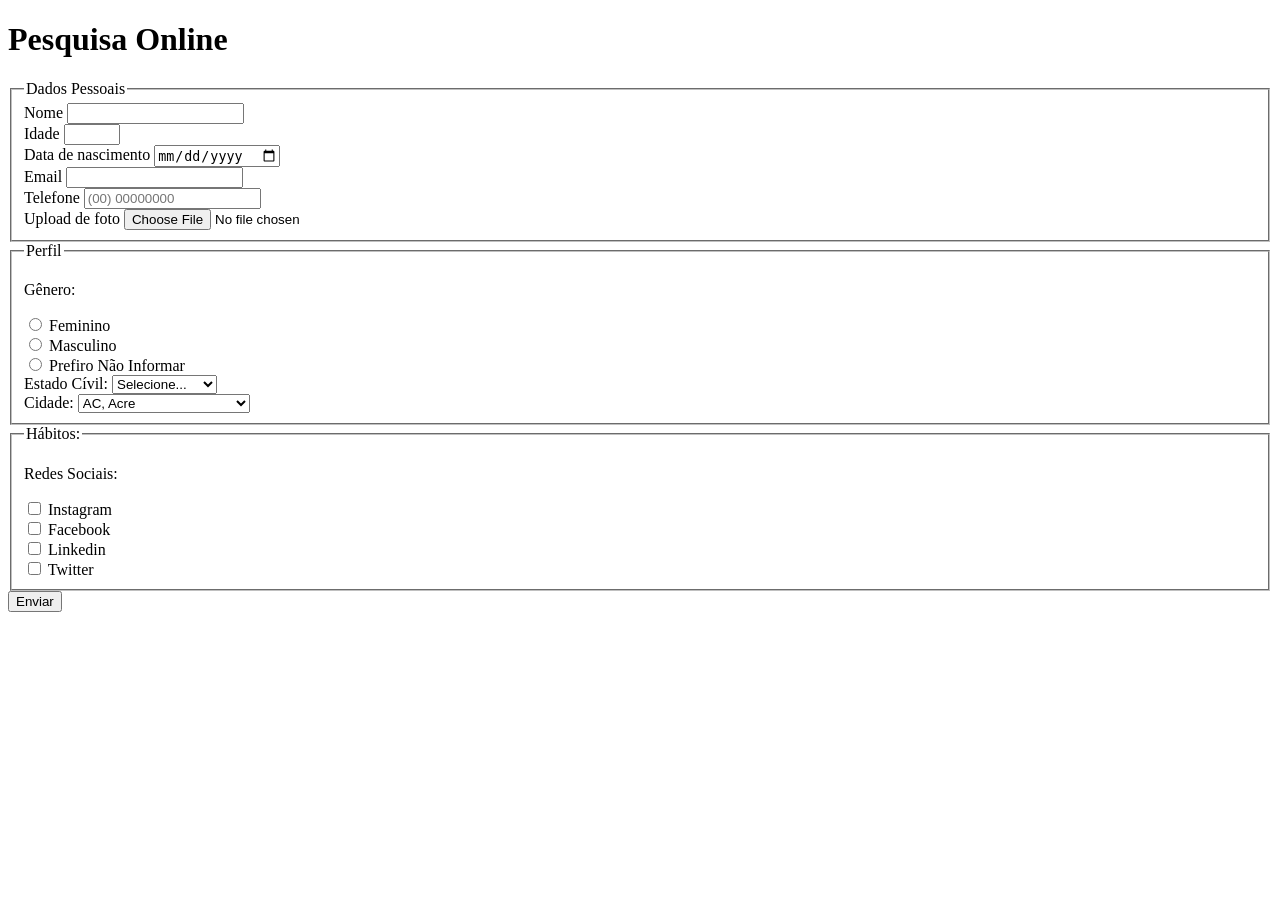
<file: Culturama_-main/index.html>
<!DOCTYPE html>
<html lang="pr-BR">
<head>
    <meta charset="UTF-8">
    <meta name="viewport" content="width=device-width, initial-scale=1.0">
    <title>Pesquisa Culturama</title>
</head>
<body>
    <header>
        <h1>Pesquisa Online</h1>
    </header>

    <section>
        <form action="" method="get">
             <fieldset>    
                <legend>Dados Pessoais</legend>

                <label for="userName">Nome</label>
                <input id="userName" type="text" name="userName" required><br>

                <label for="age">Idade</label>
                <input id="age" type="number" name="age" min="12" max="100" required><br>

                <label for="birthDate">Data de nascimento</label>
                <input type="date" name="birthDate"><br>

                <label for="userEmail">Email</label>
                <input type="email" name="userEmail" required><br>

                <label for="userNumberPhone">Telefone</label>
                <input type="tel" name="userNumberPhone" pattern="[0-9]{11}" placeholder="(00) 00000000"><br>

                <label for="userimage">Upload de foto</label>
                <input type="file" accept="image/*" name="userimage"><br>
            </fieldset>

            <fieldset>
                <legend>Perfil</legend>
                 
                <p>Gênero:</p>
                <input type="radio" name="userGender" value="feminino">
                <label for="userGender">Feminino</label><br>
                <input type="radio" name="userGender" value="masculino">
                <label for="userGender">Masculino</label><br>
                <input type="radio" name="userGender" value="not_informed">
                <label for="userGender">Prefiro Não Informar</label><br>
               
                <label for="marialstatus">Estado Cívil:</label>
                <select name="marialstatus">
                    <option value="notinformed">Selecione...</option>
                    <option value="casado">Casado</option>
                    <option value="soteiro">Solteiro</option>
                    <option value="divorciado">Divorciado</option>
                    <option value="casado">União Estável</option>
                </select><br>

                <label for="cidade">Cidade:</label>
                <select name="cidade" id="">
                <option value="acre">AC, Acre</option>    
                <option value="alagoas">AL, Alagoas</option>    
                <option value="amapa">AP, Amapá</option>    
                <option value="amazonas">AM, Amazonas</option>    
                <option value="bahia">BA, Bahia</option>    
                <option value="ceara">CE, Ceará</option>    
                <option value="distritoFederal">DF, Distrito Federal</option>    
                <option value="espiritoSanto">ES, Espirito Santo</option>    
                <option value="goias">GO, Goiás</option>    
                <option value="maranhao">MA, Maranhão</option>    
                <option value="matoGrossodoSul">MS, Mato Grosso do Sul</option>    
                <option value="matoGrosso">MT, Mato Grosso</option>    
                <option value="minasGerais">MG, Minas Gerais</option>    
                <option value="para">PA, Pará</option>    
                <option value="paraiba">PB, Paraíba</option>    
                <option value="parana">PR, Paraná</option>    
                <option value="pernambuco">PE, Pernambuco</option>    
                <option value="piaui">PI, Piauí</option>    
                <option value="riodeJaneiro">RJ, Rio de Janeiro</option>    
                <option value="rioGrandedoNorte">RN, Rio Grande do Norte</option>    
                <option value="rioGrandedoSul">RS, Rio Grande do Sul</option>    
                <option value="rondonia">RO, Rondônia</option>    
                <option value="roraima">RR, Roraima</option>    
                <option value="santaCatarina">SC, Santa Catarina</option>    
                <option value="saoPaulo">SP, São Paulo</option>    
                <option value="sergipe">SE, Sergipe</option>    
                <option value="tocantins">TO, Tocantins</option>    
                </select><br>
            </fieldset>

            <fieldset>
                <legend>Hábitos:</legend>
                <p>Redes Sociais:</p>
                <input type="checkbox" name="social" value="instagram">
                <label for="social">Instagram</label>
                <br>
                <input type="checkbox" name="social" value="facebook">
                <label for="social">Facebook</label>
                <br>
                <input type="checkbox" name="social" value="linkedin">
                <label for="social">Linkedin</label>
                <br>
                <input type="checkbox" name="social" value="Twitter">
                <label for="social">Twitter</label>
            </fieldset>

            <button type="submit">Enviar</button>
        </form>
    </section>
</body>
</html>
</file>
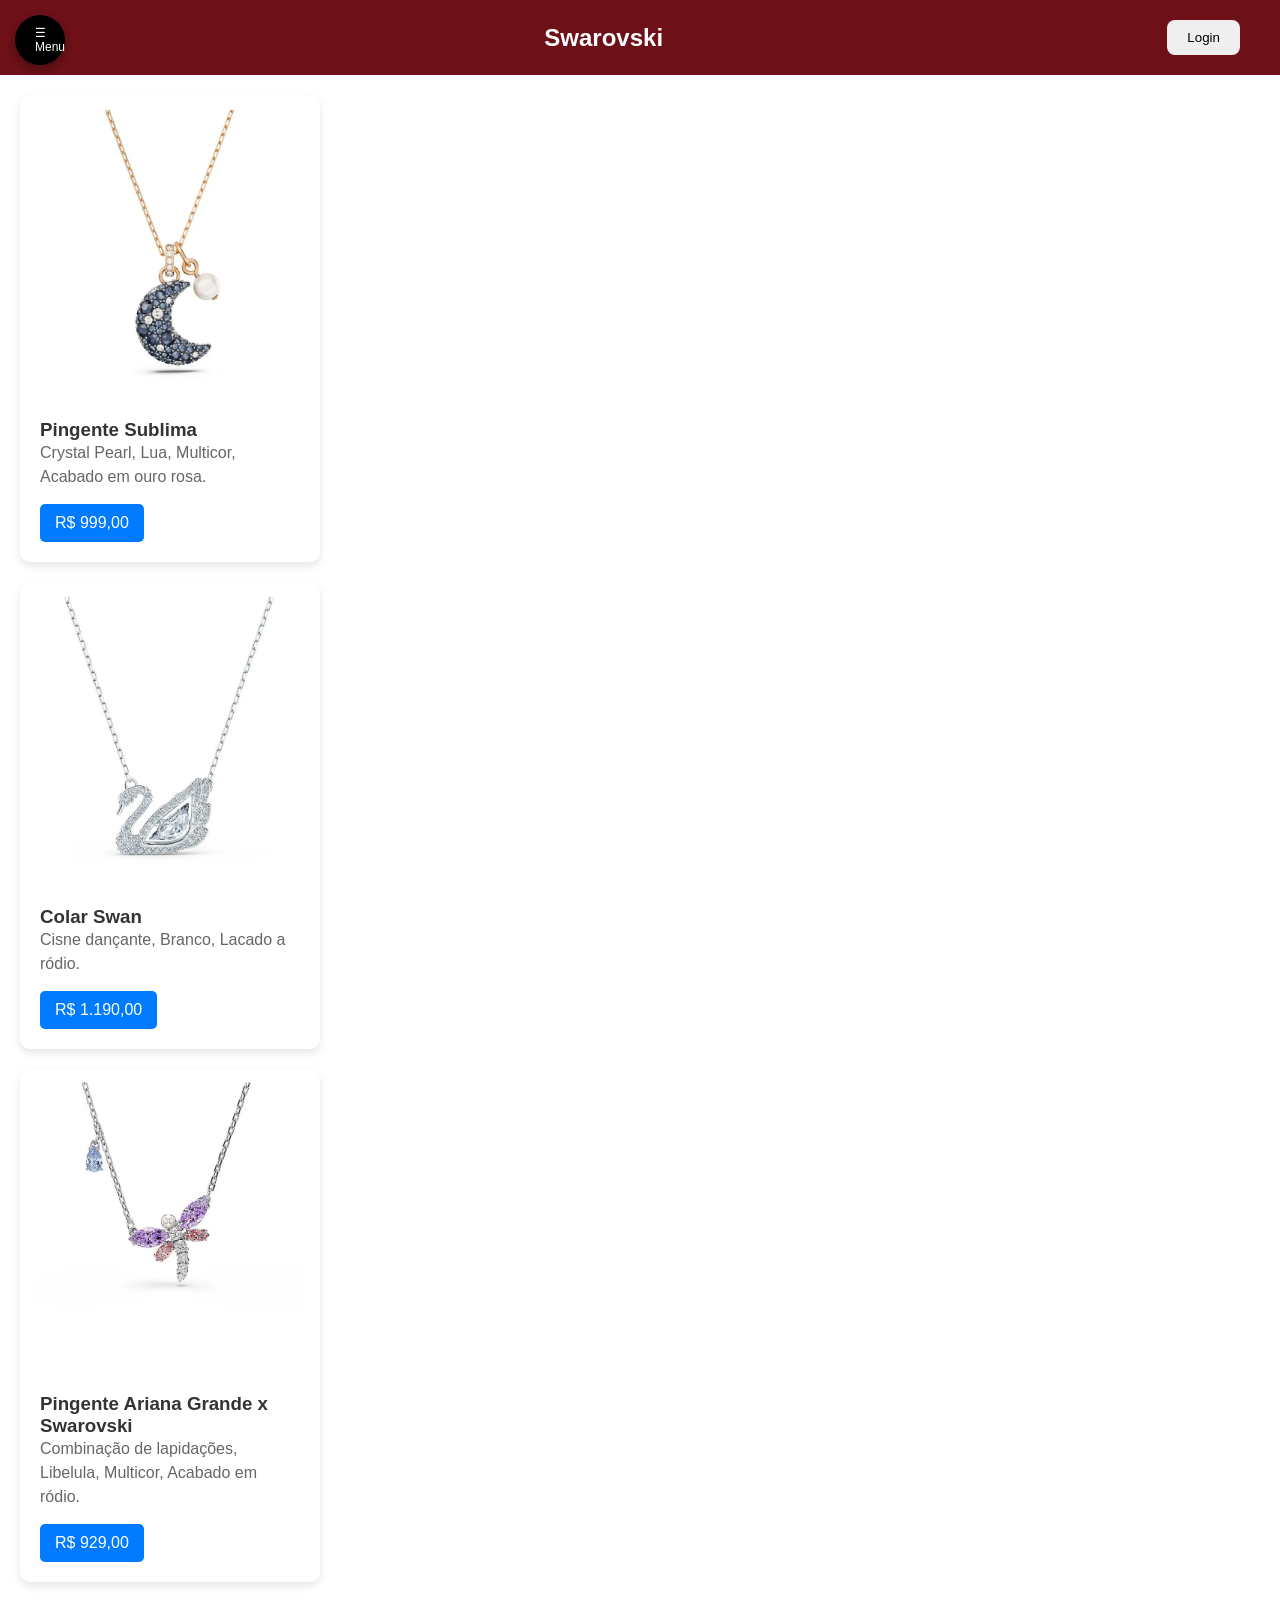
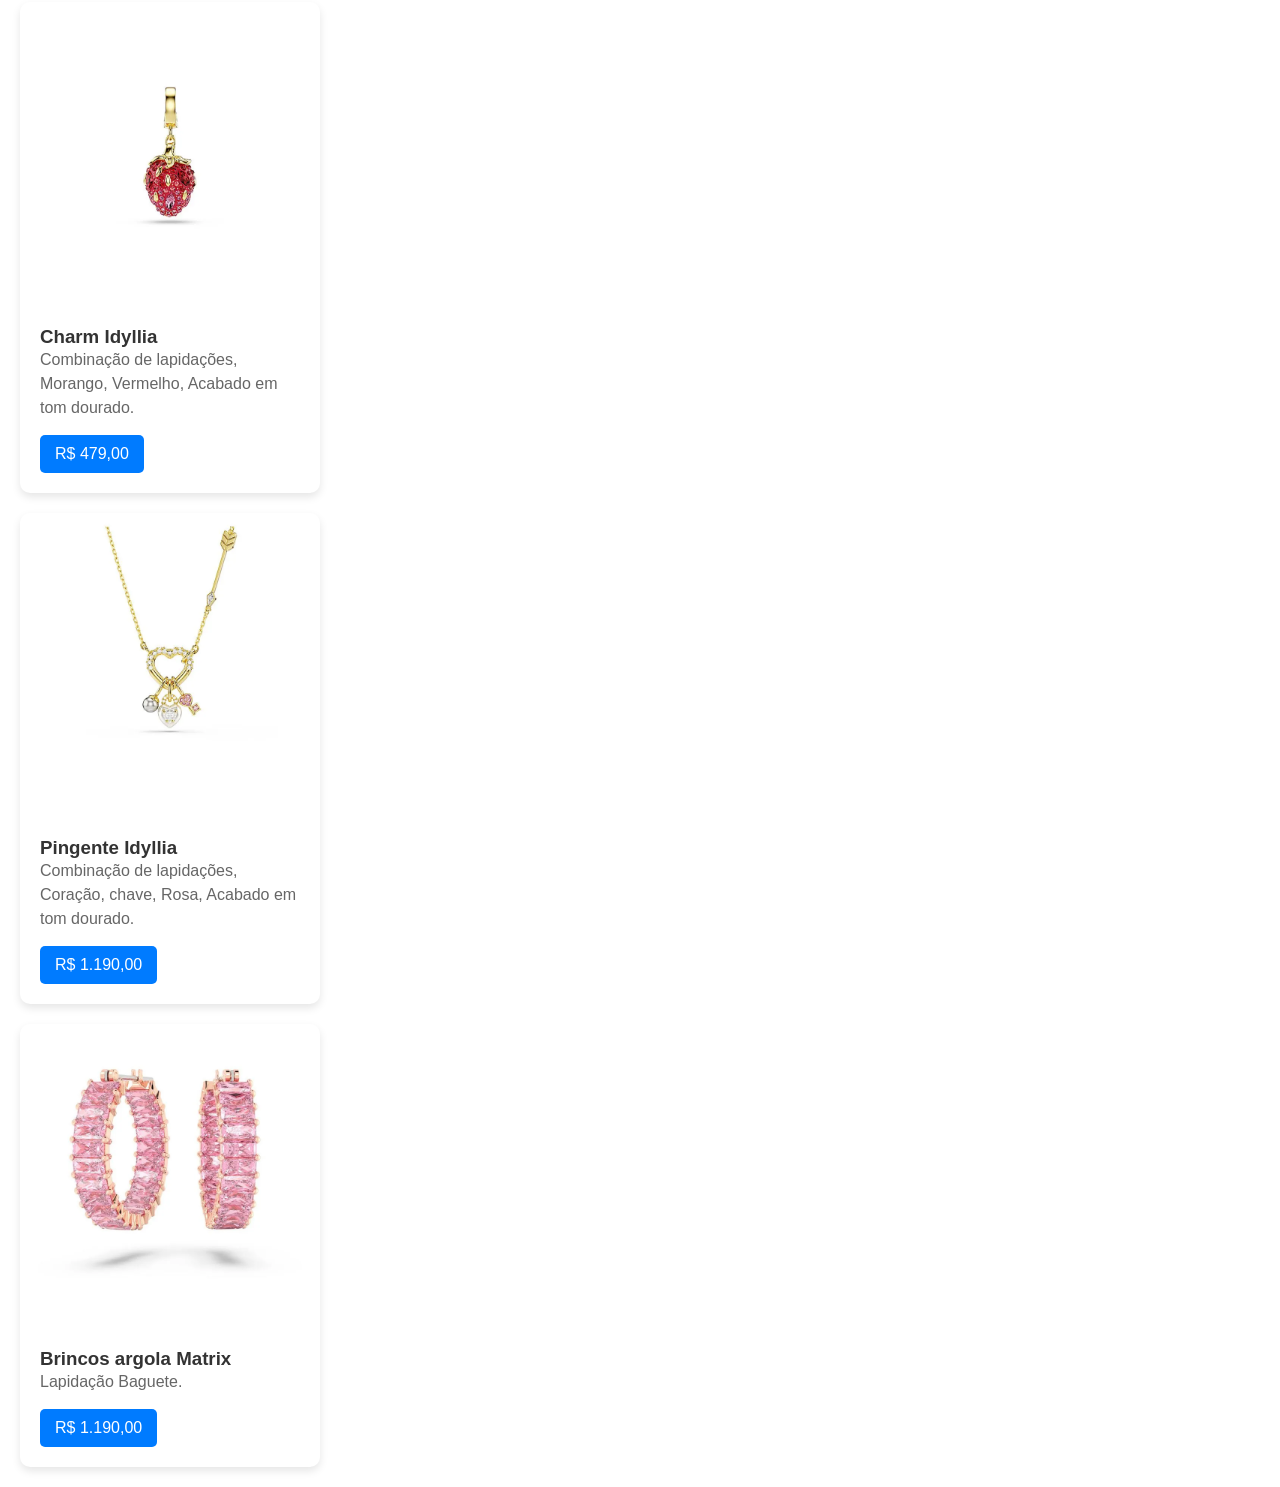
<file: Desafio_Site_01-06-26-main/index.html>
<!DOCTYPE html>
<html lang="en">
<head>
    <meta charset="UTF-8">
    <meta name="viewport" content="width=device-width, initial-scale=1.0">
    <title>Loja Oficial Swarovski</title>
    <link rel="stylesheet" href="style.css">
</head>
<body>
    <header>
        <div class="logo">
            <button onclick="abrirMenu()" id="menuuu">
                ☰ Menu
            </button>
            <div id="menu" class="sidebar">
                <a href="#">Dia dos Namorados:</a>
                <a href="#">Bijuteria</a>
                <a href="#">Relógios</a>
                <a href="#">Acessórios</a>
                <a href="#">Decorações</a>
                <a href="#">Presentes</a>
                <a href="#">Mundo de Swarovski</a>
                <a href="#">Outlet</a>

            </div>        </div>
        <nav>
            <h1 style="color: white; font-family:Verdana, Geneva, Tahoma, sans-serif;">Swarovski</h1>
        </nav>
        <button>Login</button>
    </header>


    <!-- Cards -->
    <div class="card">
        <img src="ps.png" alt="Descrição da imagem" class="card-image">
        <div class="card-content">
          <h3 class="card-title">Pingente Sublima</h3>
          <p class="card-text">Crystal Pearl, Lua, Multicor, Acabado em ouro rosa.</p>
          <a href="#" class="card-button">R$ 999,00</a>
        </div>
      </div>
    <div class="card">
        <img src="cs.png" alt="Descrição da imagem" class="card-image">
        <div class="card-content">
          <h3 class="card-title">Colar Swan</h3>
          <p class="card-text">Cisne dançante, Branco, Lacado a ródio.</p>
          <a href="#" class="card-button">R$ 1.190,00</a>
        </div>
    </div>
    <div class="card">
        <img src="pag.png" alt="Descrição da imagem" class="card-image">
        <div class="card-content">
          <h3 class="card-title">Pingente Ariana Grande x Swarovski</h3>
          <p class="card-text">Combinação de lapidações, Libelula, Multicor, Acabado em ródio.</p>
          <a href="#" class="card-button">R$ 929,00</a>
        </div>
      </div>
    <div class="card">
        <img src="ci.png" alt="Descrição da imagem" class="card-image">
        <div class="card-content">
          <h3 class="card-title">Charm Idyllia</h3>
          <p class="card-text">Combinação de lapidações, Morango, Vermelho, Acabado em tom dourado.</p>
          <a href="#" class="card-button">R$ 479,00</a>
        </div>
    </div>
    <div class="card">
        <img src="pii.png" alt="Descrição da imagem" class="card-image">
        <div class="card-content">
          <h3 class="card-title">Pingente Idyllia</h3>
          <p class="card-text">Combinação de lapidações, Coração, chave, Rosa, Acabado em tom dourado.</p>
          <a href="#" class="card-button">R$ 1.190,00</a>
        </div>
    </div>
    <div class="card">
        <img src="bam.png" alt="Descrição da imagem" class="card-image">
        <div class="card-content">
          <h3 class="card-title">Brincos argola Matrix</h3>
          <p class="card-text">Lapidação Baguete.</p>
          <a href="#" class="card-button">R$ 1.190,00</a>
        </div>
    </div>
      
      
    
    <script src="script.js"></script>
</body>
</html>
</file>
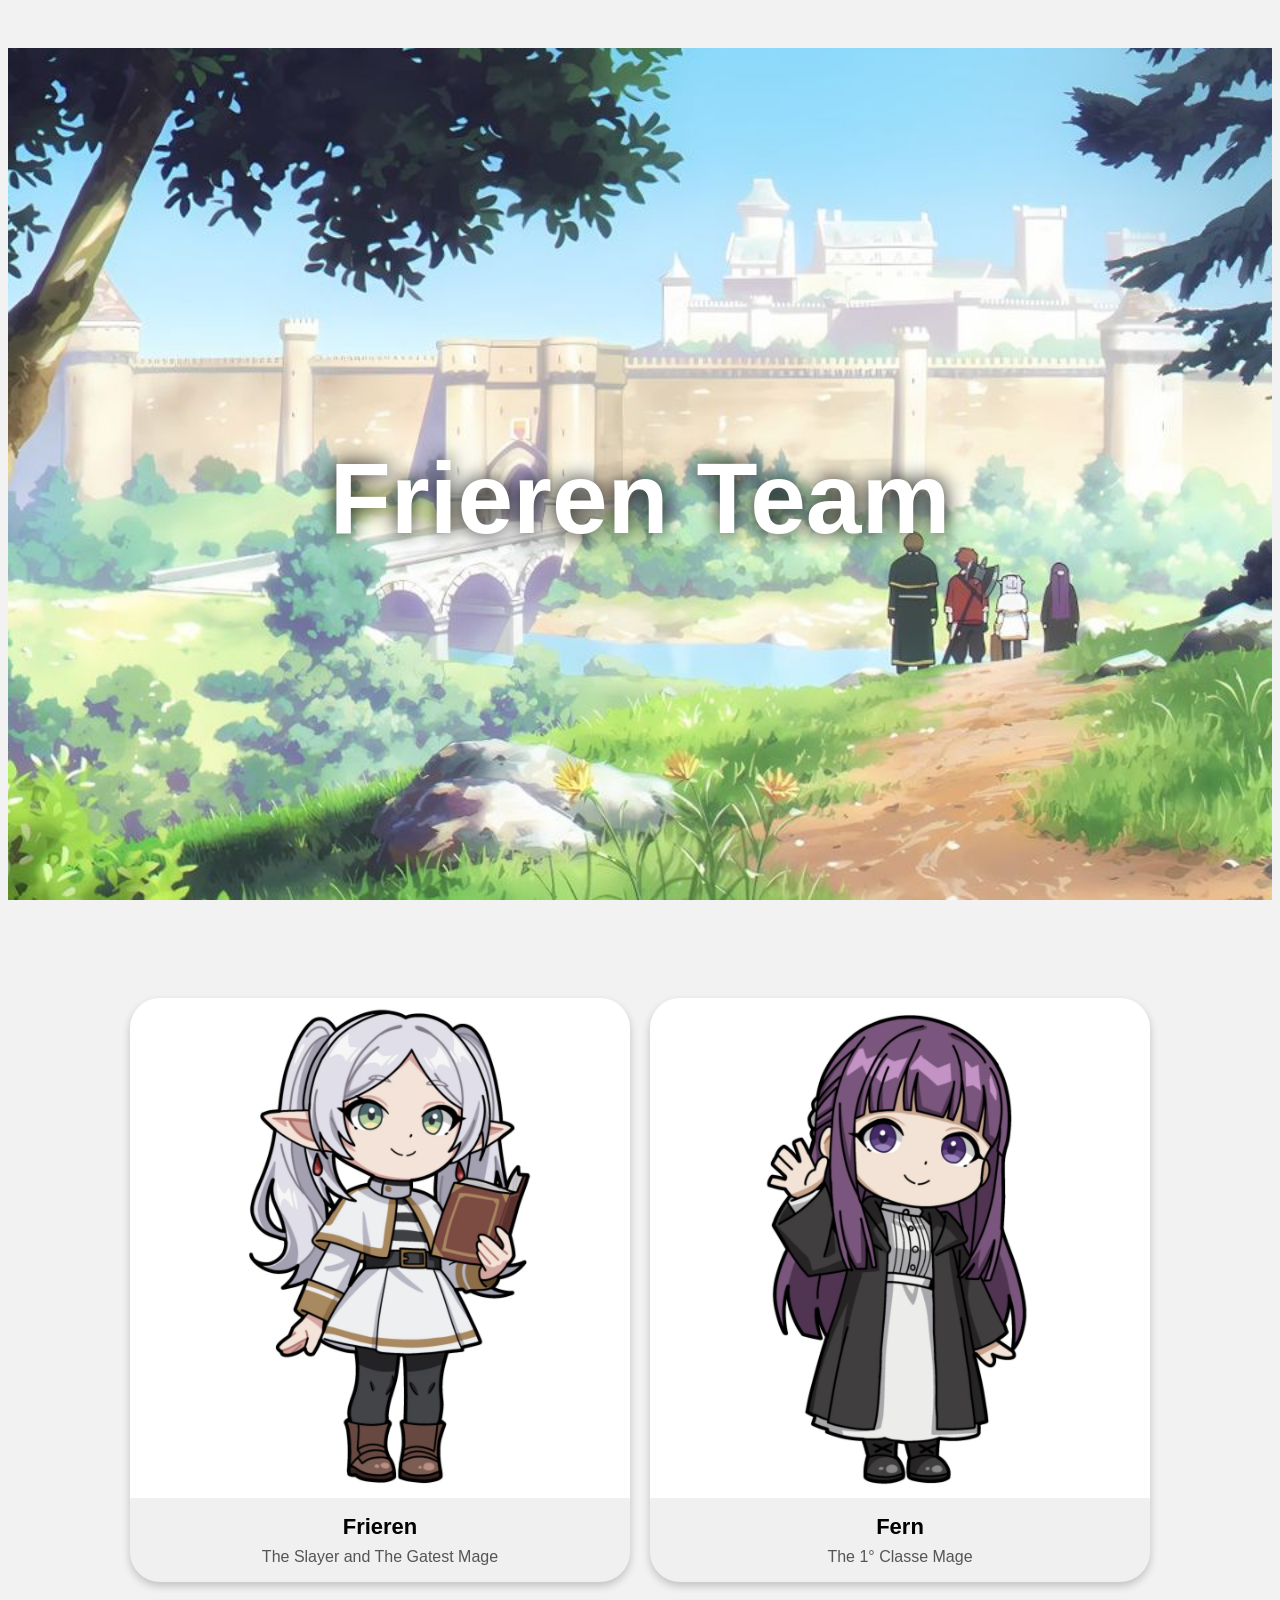
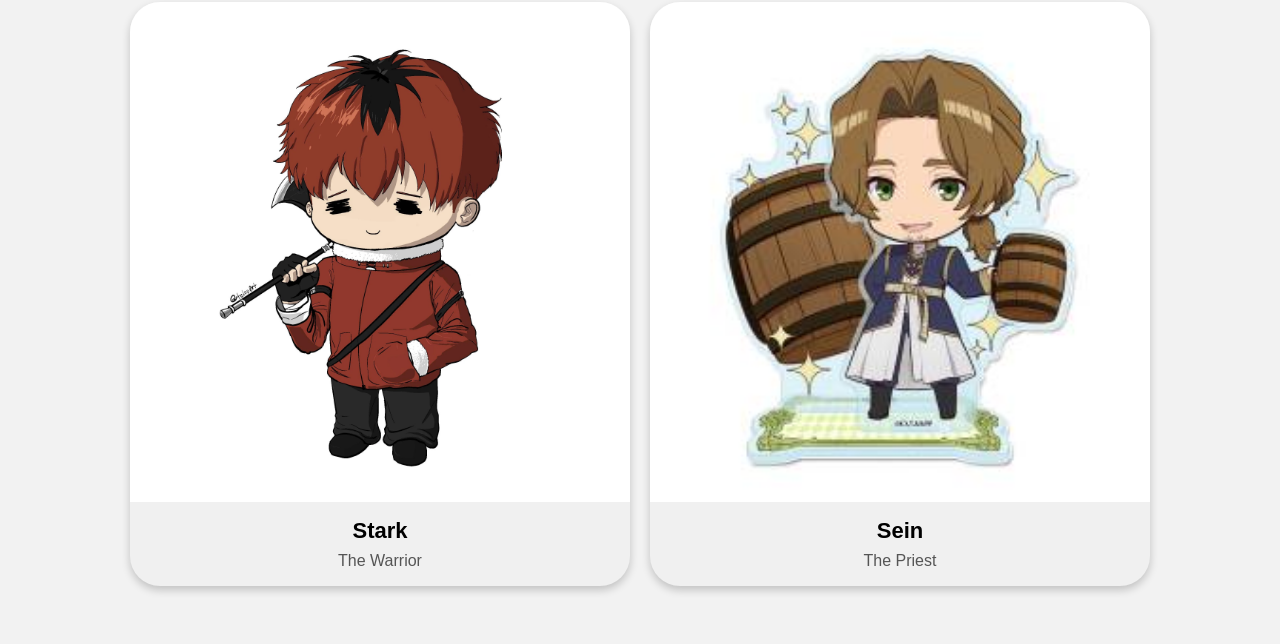
<file: Trabalho_Front-End_Avalia-o.4-main/index.html>
<!DOCTYPE html>
<html lang="en">
<head>
    <meta charset="UTF-8">
    <meta name="viewport" content="width=device-width, initial-scale=1.0">
    <title>Portifolio Grupo 2Z</title>
    <link rel="stylesheet" href="style.css">
</head>
<body>

    <section class="parallax">
        <h1 style="font-size: 100px;">Frieren Team</h1>
    </section>

    <div class="cards">
        <div class="card">
            <img src="Frieren.png" alt="Avatar">
            <div class="container">
                <h4><b>Frieren</b></h4>
                <p>The Slayer and The Gatest Mage</p>
            </div>
        </div>

        <div class="card">
            <img src="Fern.png" alt="Avatar">
            <div class="container">
                <h4><b>Fern</b></h4>
                <p>The 1° Classe Mage</p>
            </div>
        </div>

        <div class="card">
            <img src="Stark.png" alt="Avatar">
            <div class="container">
                <h4><b>Stark</b></h4>
                <p>The Warrior</p>
            </div>
        </div>

        <div class="card">
            <img src="Sein.png" alt="Avatar">
            <div class="container">
                <h4><b>Sein</b></h4>
                <p>The Priest</p>
            </div>
        </div>
    </div>
</body>
</html>
</file>
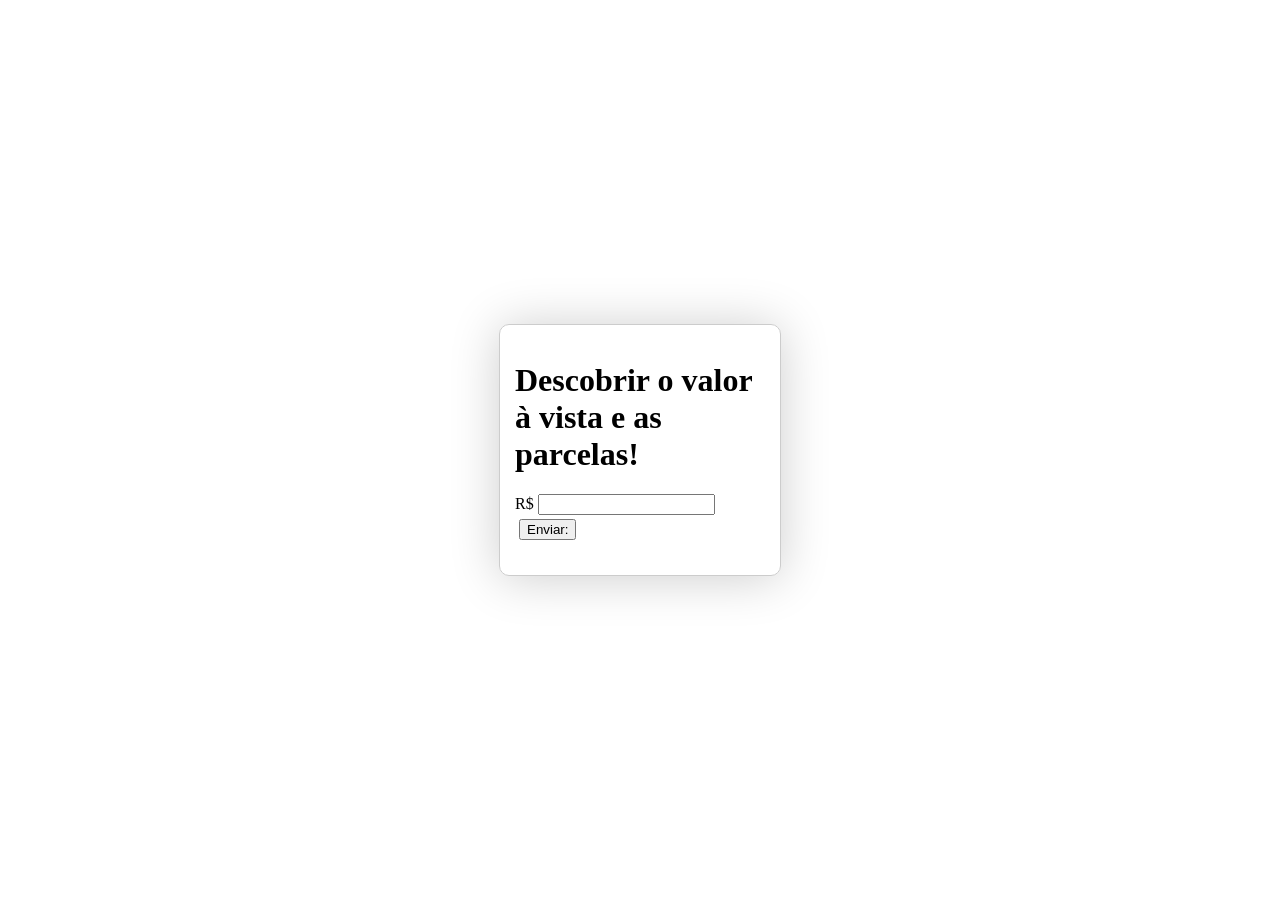
<file: Trabalhozino_BackEnd_ParcelaseVista-main/index.html>
<!DOCTYPE html>
<html lang="en">
<head>
    <meta charset="UTF-8">
    <meta name="viewport" content="width=device-width, initial-scale=1.0">
    <title>Document</title>
    <link rel="stylesheet" href="style.css">
</head>
<body>
    <div class="container">
    <h1>Descobrir o valor à vista e as parcelas!</h1>
    <label for="">R$</label>
    <input type="text" id="ex1">
    <button onclick="enviar()">Enviar:</button>
    <p id="valor_vista"></p>
    <p id="valor_parcelas"></p>

    <script src="script.js"></script>
    </div>
</body>
</html>
</file>
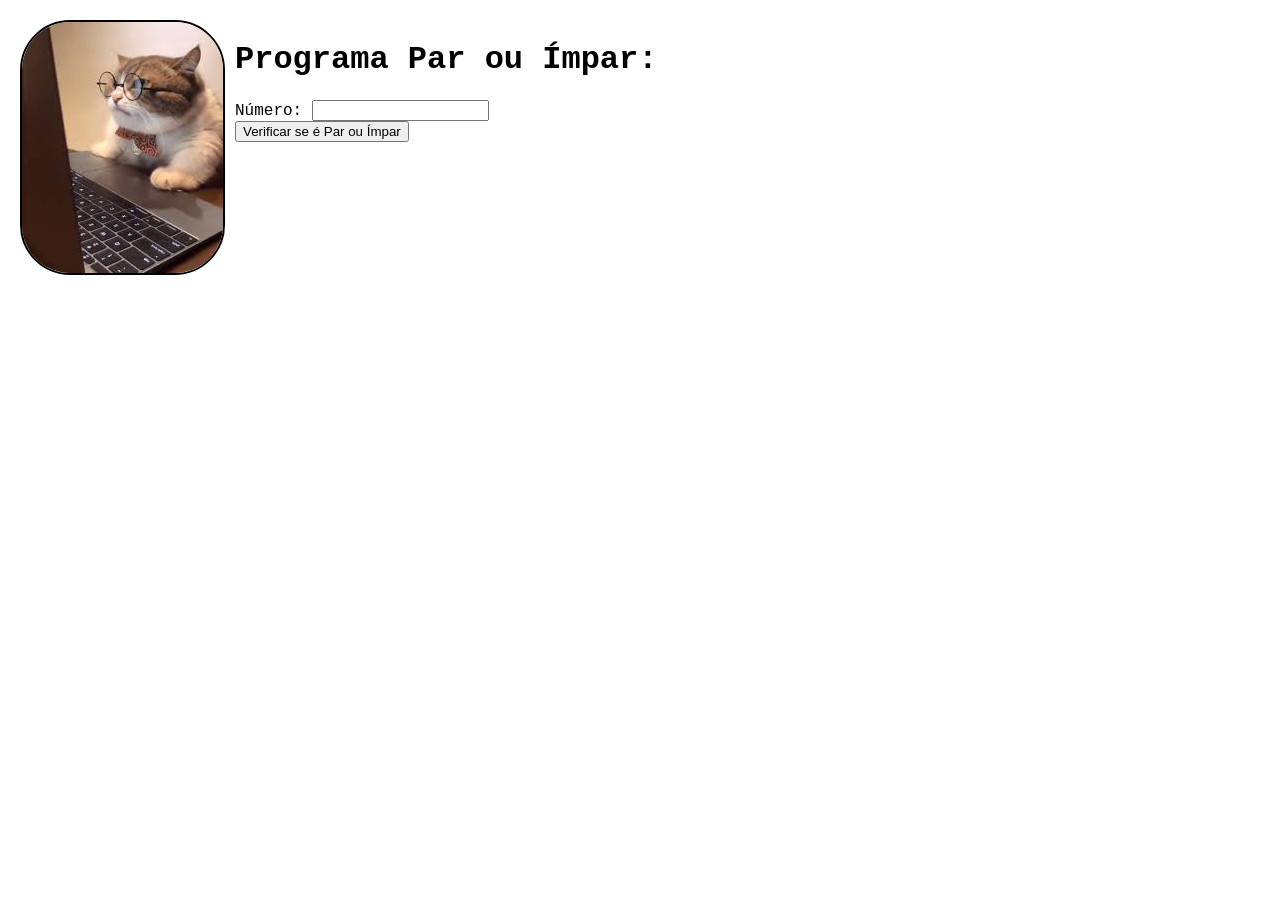
<file: Trabalho_Back-End_Avalica-o.3-main/Ex_1/index.html>
<!DOCTYPE html>
<html lang="en">
<head>
    <meta charset="UTF-8">
    <meta name="viewport" content="width=device-width, initial-scale=1.0">
    <title>Numero Impar ou Par</title>
    <link rel="stylesheet" href="style.css">
</head>
<body>
    <script src="script.js"></script>
    
    <div class="imagem">
        <img src="gato.png" alt="gato_inteligente">
    </div>
    
    <div class="container">
        <h1>Programa Par ou Ímpar:</h1>
        <label for="">Número:</label>
        <input type="text" id="valor_ex"> <br>

        <button onclick="ex1()">Verificar se é Par ou Ímpar</button>

        <h3 id="resultado_ex"></h3>
    </div>
</body>
</html>
</file>
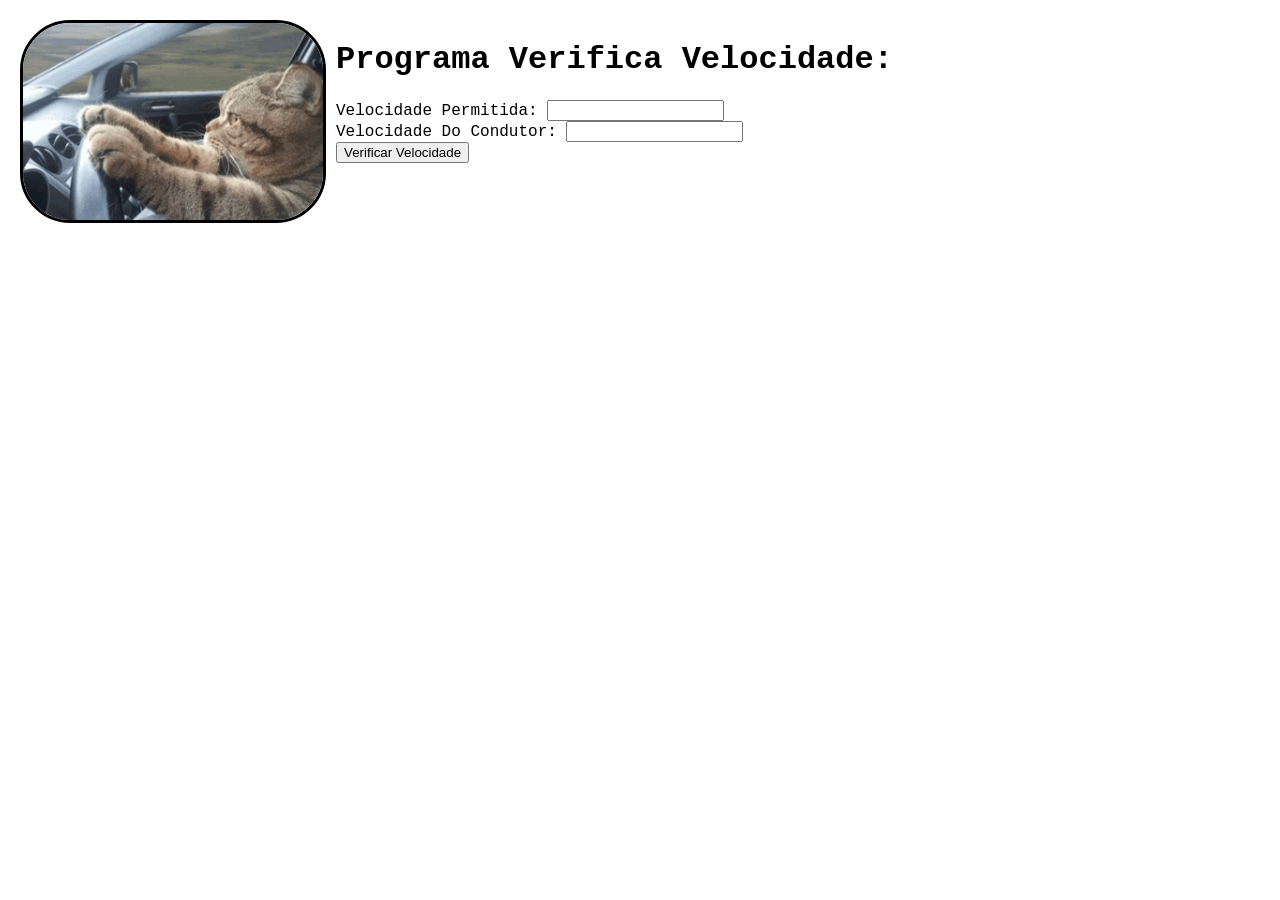
<file: Trabalho_Back-End_Avalica-o.3-main/Ex_2/index.html>
<!DOCTYPE html>
<html lang="en">
<head>
    <meta charset="UTF-8">
    <meta name="viewport" content="width=device-width, initial-scale=1.0">
    <title>Velocidade Permitida</title>
    <link rel="stylesheet" href="style.css">
</head>
<body>
    <script src="script.js"></script>

    <div class="imagem">
    <img src="gatocaro.png" alt="gato_dirigindo">
    </div>
    
    <div class="container">
    <h1>Programa Verifica Velocidade:</h1>
    
    <label for="">Velocidade Permitida:</label>
    <input type="text" id="V_Perm"> <br>
    <label for="">Velocidade Do Condutor:</label>
    <input type="text" id="V_Cond"> <br>

    <button onclick="ex2()">Verificar Velocidade</button>

    <h3 id="resultado"></h3>
    </div>
</body>
</html>
</file>
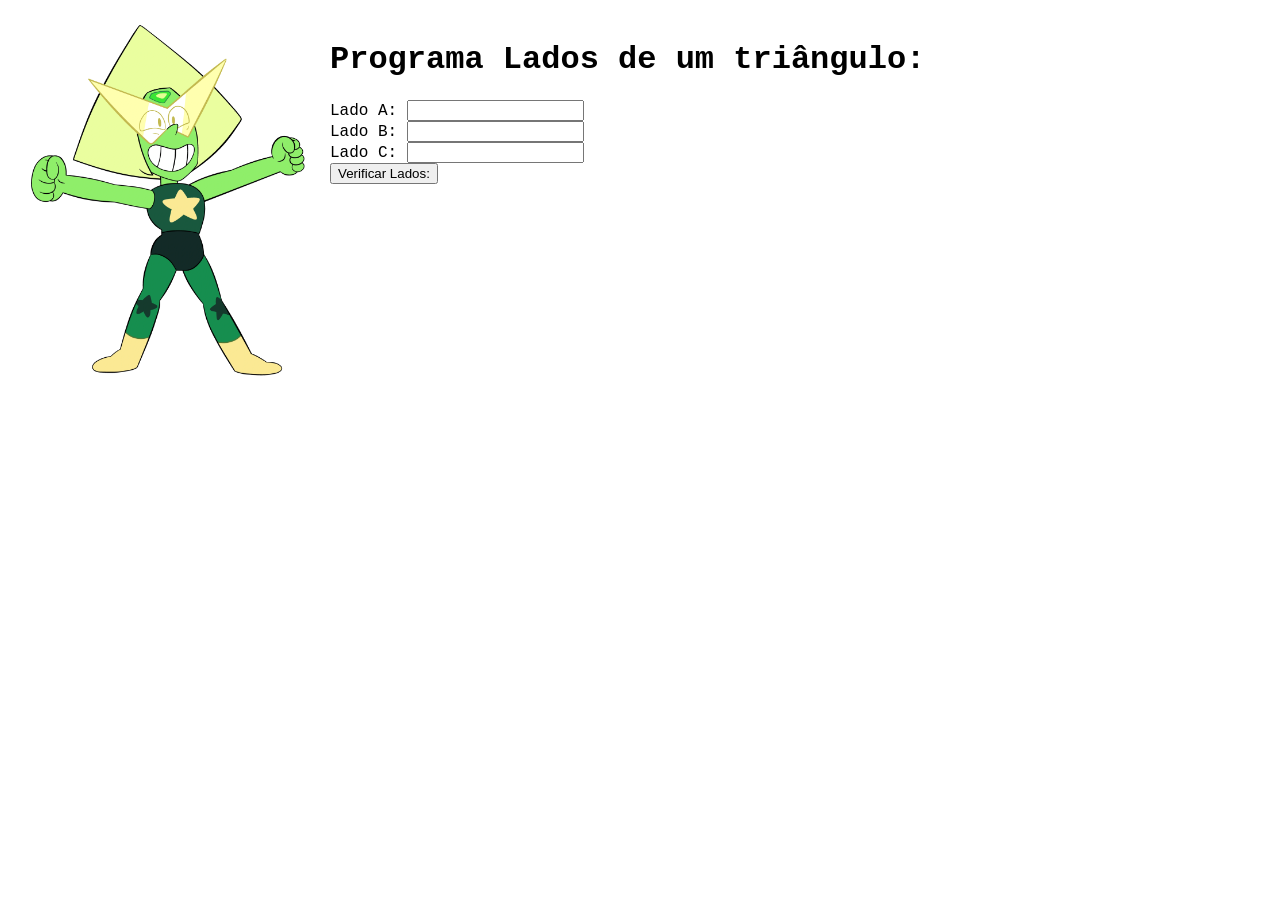
<file: Trabalho_Back-End_Avalica-o.3-main/Ex_3/index.html>
<!DOCTYPE html>
<html lang="en">
<head>
    <meta charset="UTF-8">
    <meta name="viewport" content="width=device-width, initial-scale=1.0">
    <title>Document</title>
    <link rel="stylesheet" href="style.css">
</head>
<body>
    <script src="script.js"></script>

    <div class="imagem">
    <img src="peridot.png" alt="peridot">
    </div>

    <div>
    <h1>Programa Lados de um triângulo:</h1>

    <label for="">Lado A:</label>
    <input type="text" id="ladoA"> <br>
    <label for="">Lado B:</label>
    <input type="text" id="ladoB"> <br>
    <label for="">Lado C:</label>
    <input type="text" id="ladoC"> <br>

    <button onclick="ex3()">Verificar Lados:</button>

    <h3 id="resultado"></h3>
    <h3 id="tipo"></h3>
    </div> 
</body>
</html>
</file>
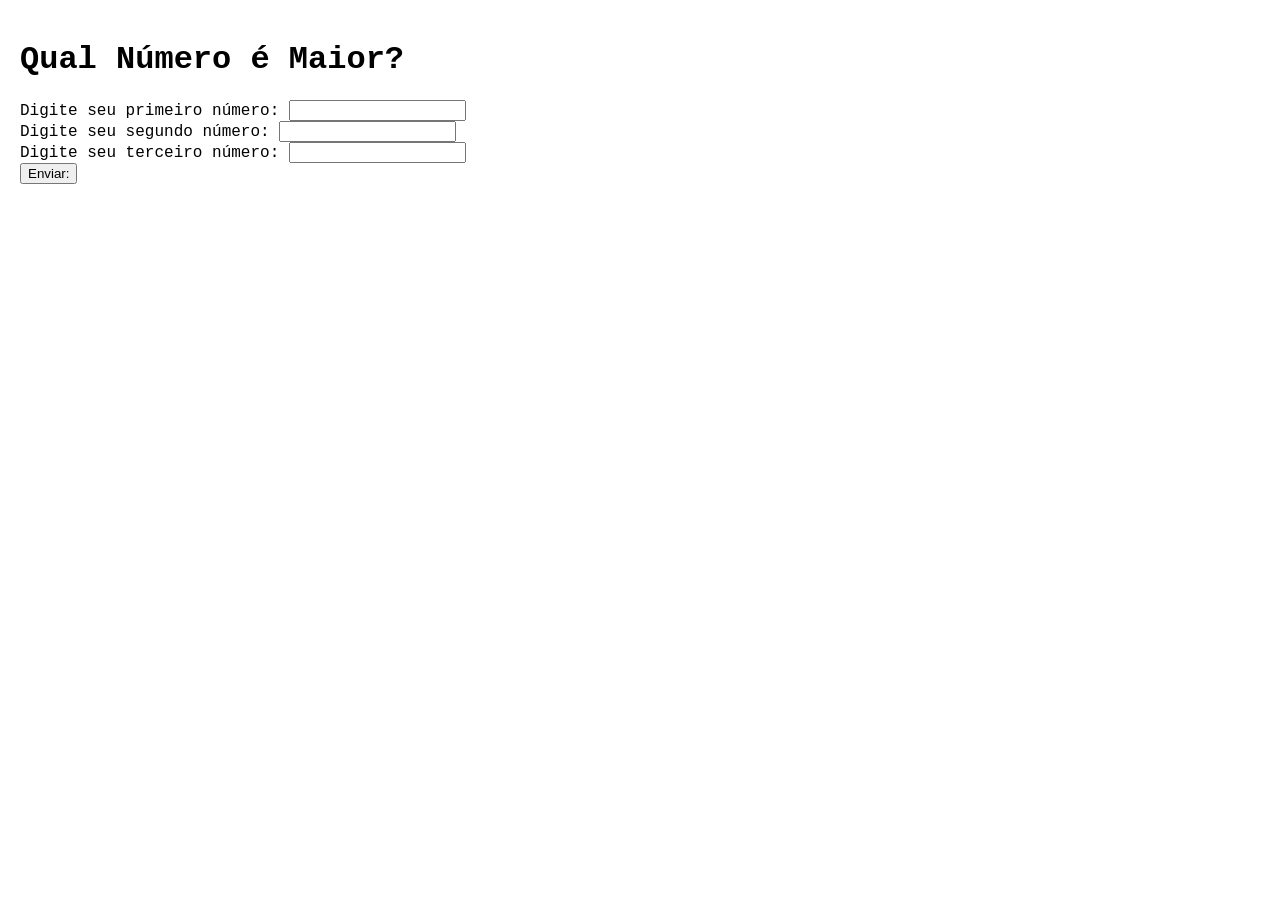
<file: Trabalho_Back-End_Avalica-o.3-main/Ex_4/index.html>
<!DOCTYPE html>
<html lang="en">
<head>
    <meta charset="UTF-8">
    <meta name="viewport" content="width=device-width, initial-scale=1.0">
    <title>Número maior</title>
    <link rel="stylesheet" href="style.css">
</head>
<body>
    <script src="script.js"></script>

    <div>
    <h1>Qual Número é Maior?</h1>
    <label for="">Digite seu primeiro número:</label>
    <input type="text" id="nA"> <br>

    <label for="">Digite seu segundo número:</label>
    <input type="text" id="nB"> <br>

    <label for="">Digite seu terceiro número:</label>
    <input type="text" id="nC"> <br>

    <button onclick="ex4()">Enviar:</button>

    <h3 id="resultado"></h3>
    </div>
</body>
</html>
</file>
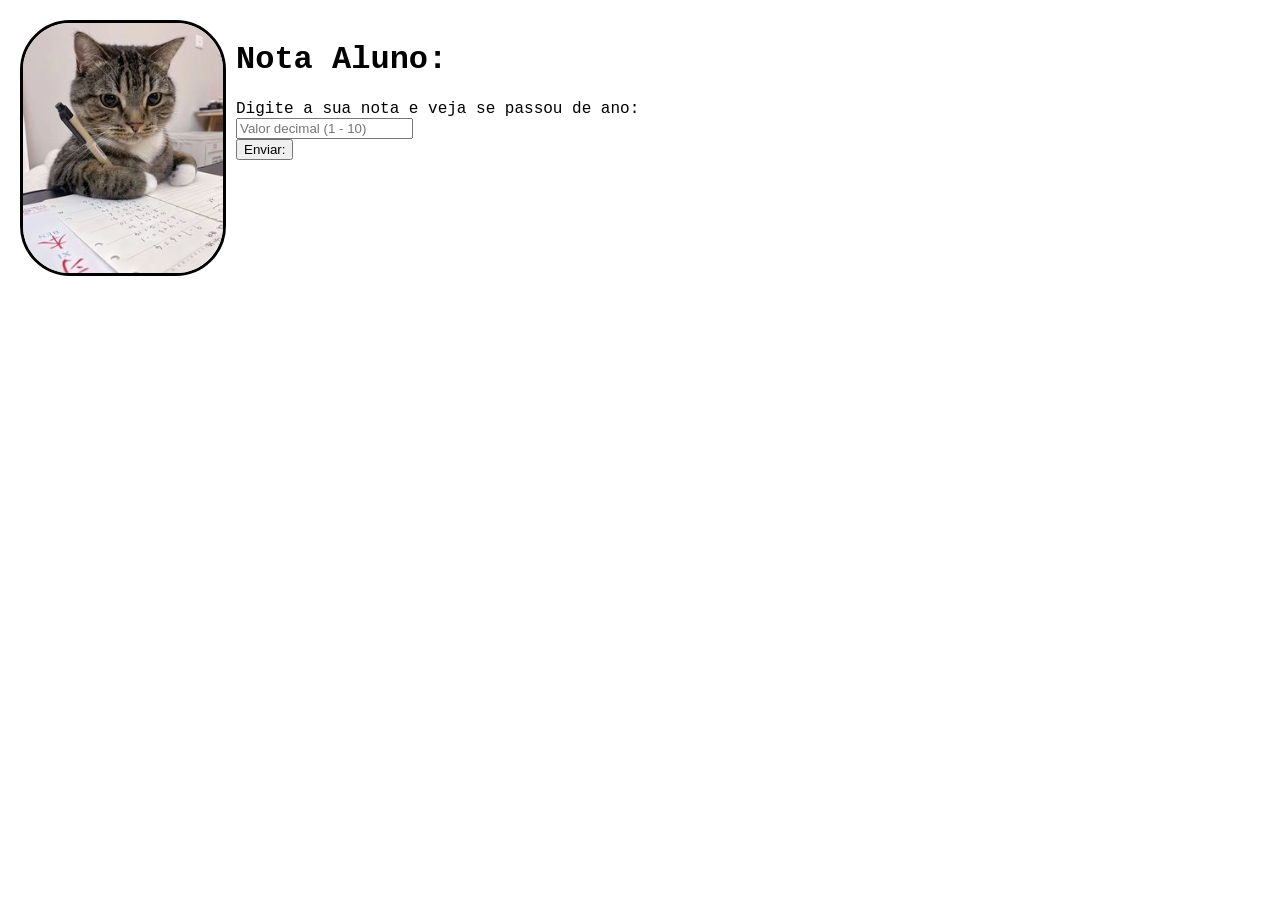
<file: Trabalho_Back-End_Avalica-o.3-main/Ex_5/index.html>
<!DOCTYPE html>
<html lang="en">
<head>
    <meta charset="UTF-8">
    <meta name="viewport" content="width=device-width, initial-scale=1.0">
    <title>Document</title>
    <link rel="stylesheet" href="style.css">
</head>
<body>
    <script src="script.js"></script>

    <div class="imagem">
        <img src="gatoestudando.png" alt="gato_estudando">
    </div>

    <div>
    <h1>Nota Aluno:</h1>
    <label for="">Digite a sua nota e veja se passou de ano:</label> <br>
    <input type="text" placeholder="Valor decimal (1 - 10)" id="notta"> <br>

    <button onclick="ex5()">Enviar:</button>

    <h3 id="resultado"></h3>
    </div>
</body>
</html>
</file>
<file: Desafio_Site_01-06-26-main/style.css>
/* Barra Superior */
*{
    margin: 0;
    padding: 0;
    box-sizing: border-box;
}

body {
    font-family: Arial, Helvetica, sans-serif;
}

header {
    background-color: #6d1018;
    display: flex;
    justify-content: space-between;
    align-items: center;
    padding: 20px 40px;
}

.logo {
    color: white;
    font-size: 28px;
    font-weight: bold;
}

nav {
    display: flex;
    gap: 30px;
}

nav a{
    text-decoration: none;
    color: white;
    font-size: 18px;
    transition: 0.3s;
}

nav a:hover {
    color: #60a5fa;
    
}

button {
    border: none;
    padding: 10px 20px;
    border-radius: 8px;
    cursor: pointer;
    transition: 0.3s;
}

button:hover {
}





/* Barra Lateral */
.sidebar{
    position: fixed;
    top: 0;
    left: -250px;

    width: 250px;
    height: 100%;

    background-color: #f3d1d9;
    transition: 0.5s;
    padding-top: 60px;
}

.sidebar a{
    display: block;
    color: white;
    text-decoration: none;
    padding: 15px;
}

.sidebar a:hover {
    background-color: #f3d1d9;
    
}

#menuuu {
    position: fixed;
    top: 15px;
    left: 15px;
    
    width: 50px;
    height: 50px;

    border: none;
    border-radius: 50%;

    background-color: black;
    color: white;

    font-size: 12px;
    cursor: pointer;

    box-shadow: 0px 4px 10px rgba(0,0,0,0.3);
    transition: all 0.3s ease;

    z-index: 1000;
}

#menuuu:hover {
    transform: rotate(90deg);
}





/* Cards */
.card {
    background-color: #ffffff;
    border-radius: 10px;
    box-shadow: 0 4px 8px rgba(0, 0, 0, 0.1);
    overflow: hidden;
    width: 300px;
    margin: 20px;
    font-family: sans-serif;
  }
  
  .card-image {
    width: 100%;
    height: auto;
  }
  
  .card-content {
    padding: 20px;
  }
  
  .card-title {
    margin-top: 0;
    color: #333333;
  }
  
  .card-text {
    color: #666666;
    line-height: 1.5;
  }
  
  .card-button {
    display: inline-block;
    margin-top: 15px;
    padding: 10px 15px;
    background-color: #007bff;
    color: #ffffff;
    text-decoration: none;
    border-radius: 5px;
  }
</file>
<file: Trabalho_Front-End_Avalia-o.4-main/style.css>
/* Seletor (Body), seleciona uma tag do html para ser modificada */
/* E os itens dentro dos seletores são so atributos */
body { 
    font-family: Arial, Helvetica, sans-serif;
    background-color: #f2f2f2;
    justify-content: center;  /* Deixar no centro */
    padding-top: 40px;  /* Distãncia entre os itens (O tamanho da box fica definido e mais espaçado) */
}





/* PARALLAX */
.parallax {
    height: 100vh;

    background-image: url("fundo.png");
    background-attachment: fixed;
    background-position: center;
    background-repeat: no-repeat;
    background-size: cover;

    display: flex;
    justify-content: center;
    align-items: center;
}

.parallax h1 {
    color: white;
    font-size: 60px;
    text-shadow: 0 0 20px black;
}





.cards {
    display: flex;
    gap: 20px; /* Distancia entre os cards */
    flex-wrap: wrap; /* Quando o tamanho da tela for modificado a posição dos itens também será */
    justify-content: center;

    padding: 50px 20px;
}

.card {
    width: 500px; /* Compriemnto */
    background-color: rgb(240, 240, 240);
    border-radius: 30px; /* Borda rendonda */
    overflow: hidden; /*  */
    box-shadow: 0 4px 8px rgba(0,0,0,0.2); /* Sombra do card */
    transition: 0.3s;
}

.card:hover {
    transform: translateY(-5px);
    box-shadow: 0 8px 18px rgba(0, 0, 0, 0.3);
}

.card img {
    width: 100%;
    display: block;
}

.container {
    padding: 16px;
    text-align: center;
}

.container h4 {
    margin: 0 0 8px 0;
    font-size: 22px;
}

.container p {
    margin: 0;
    color: #555;
}
</file>
<file: Trabalhozino_BackEnd_ParcelaseVista-main/style.css>
body{
    margin: 0;
    height: 100vh;

    display: flex;
    justify-content: center; 
    align-items: center;
}

.container{
    align-items: center;
    width: 250px;
    border: 1px solid #ccc;
    border-radius: 10px;
    padding: 15px;
    box-shadow: 0 2px 50px rgba(0,0,0,0.2);
}

button {
    margin:4px;
}
</file>
<file: Trabalho_Back-End_Avalica-o.3-main/Ex_1/style.css>
body {
    display: flex;
    flex-wrap: wrap;
    gap: 10px;
    margin: 0;
    padding: 20px;
    font-family: 'Courier New', Courier, monospace;
}

.imagem img {
    border: 2px solid black;
    border-radius: 50px;
}
</file>
<file: Trabalho_Back-End_Avalica-o.3-main/Ex_2/style.css>
body {
    display: flex;
    flex-wrap: wrap;
    gap: 10px;
    margin: 0;
    padding: 20px;
    font-family: 'Courier New', Courier, monospace;
}

.imagem img {
    width: 300px;
    border-radius: 50px;
    border: 3px solid black;
}
</file>
<file: Trabalho_Back-End_Avalica-o.3-main/Ex_3/style.css>
body {
    display: flex;
    flex-wrap: wrap;
    gap: 10px;
    margin: 0;
    padding: 20px;
    font-family: 'Courier New', Courier, monospace;
}

.imagem img {
    width: 300px;
    border-radius: 50px;
}
</file>
<file: Trabalho_Back-End_Avalica-o.3-main/Ex_4/style.css>
body {
    display: flex;
    flex-wrap: wrap;
    gap: 10px;
    margin: 0;
    padding: 20px;
    font-family: 'Courier New', Courier, monospace;
}
</file>
<file: Trabalho_Back-End_Avalica-o.3-main/Ex_5/style.css>
body {
    display: flex;
    flex-wrap: wrap;
    gap: 10px;
    margin: 0;
    padding: 20px;
    font-family: 'Courier New', Courier, monospace;
}

.imagem img {
    width: 200px;
    border-radius: 50px;
    border: 3px solid black;
}
</file>
